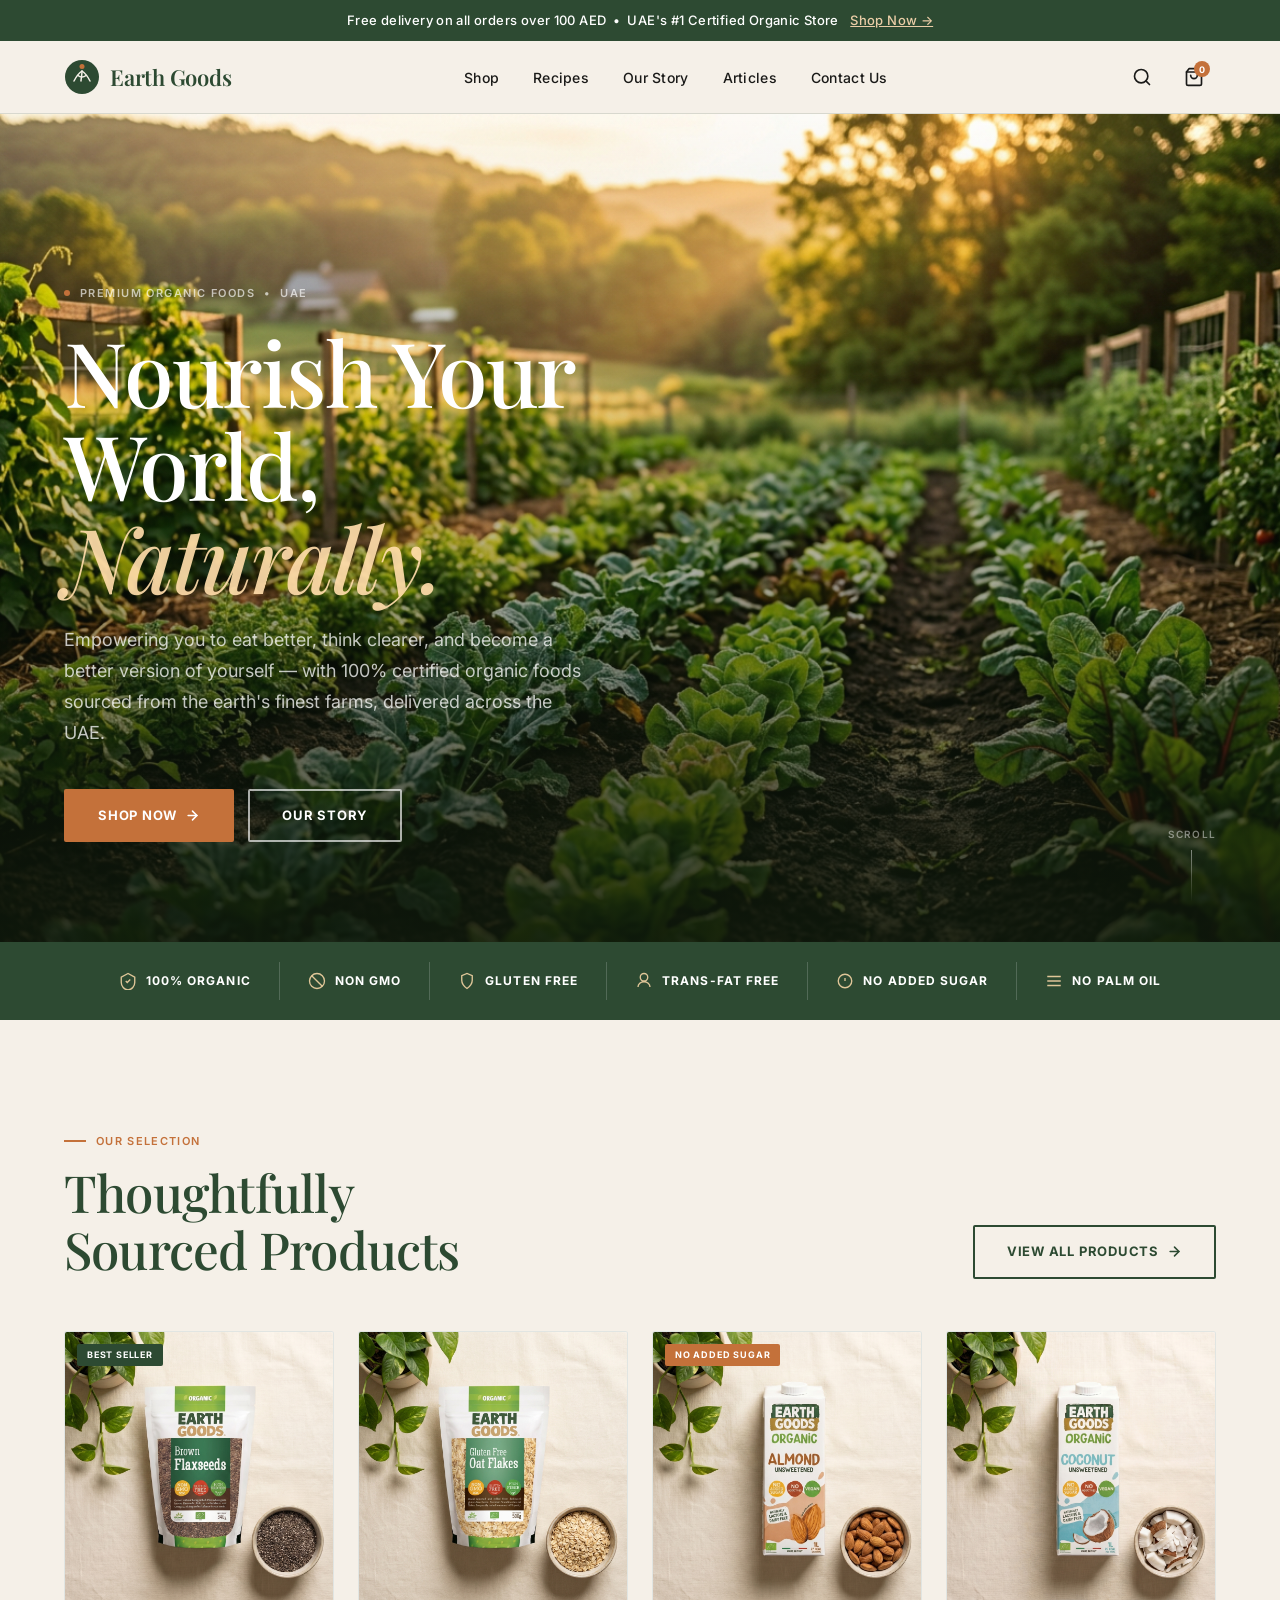
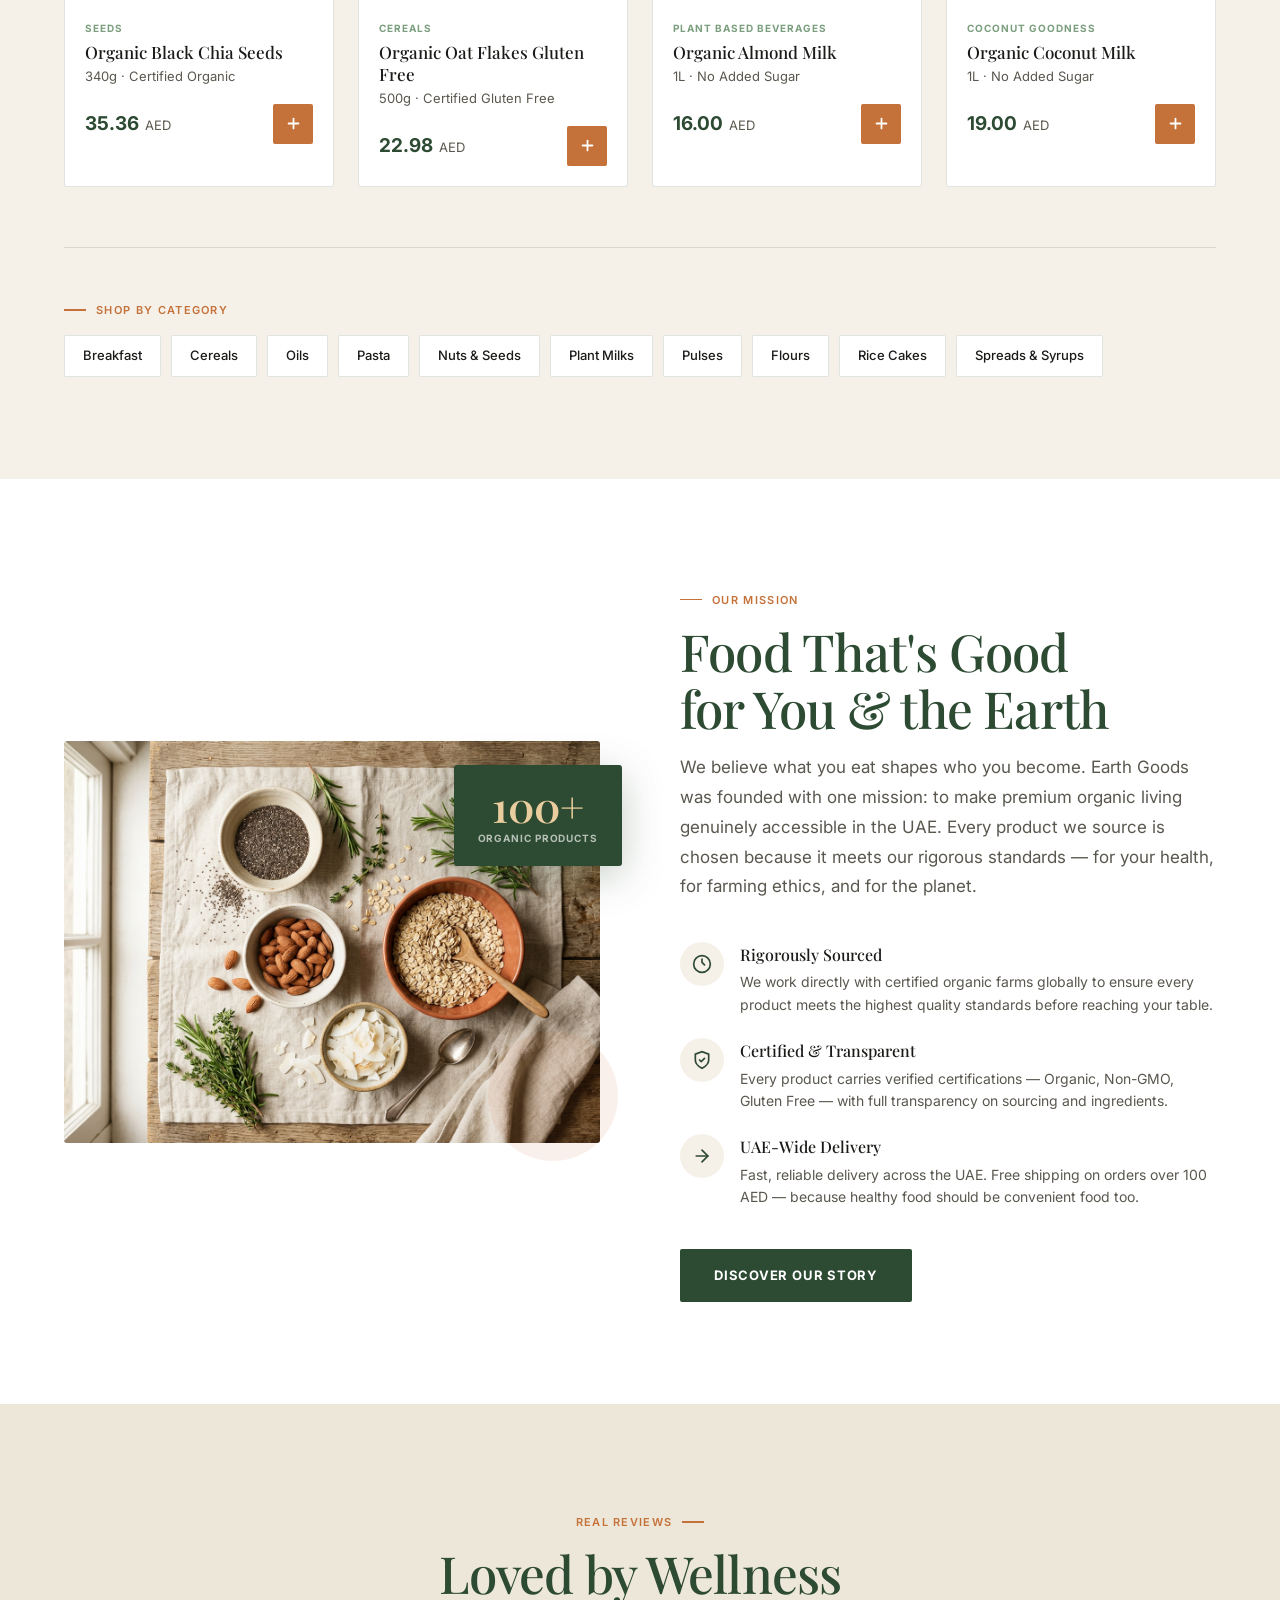
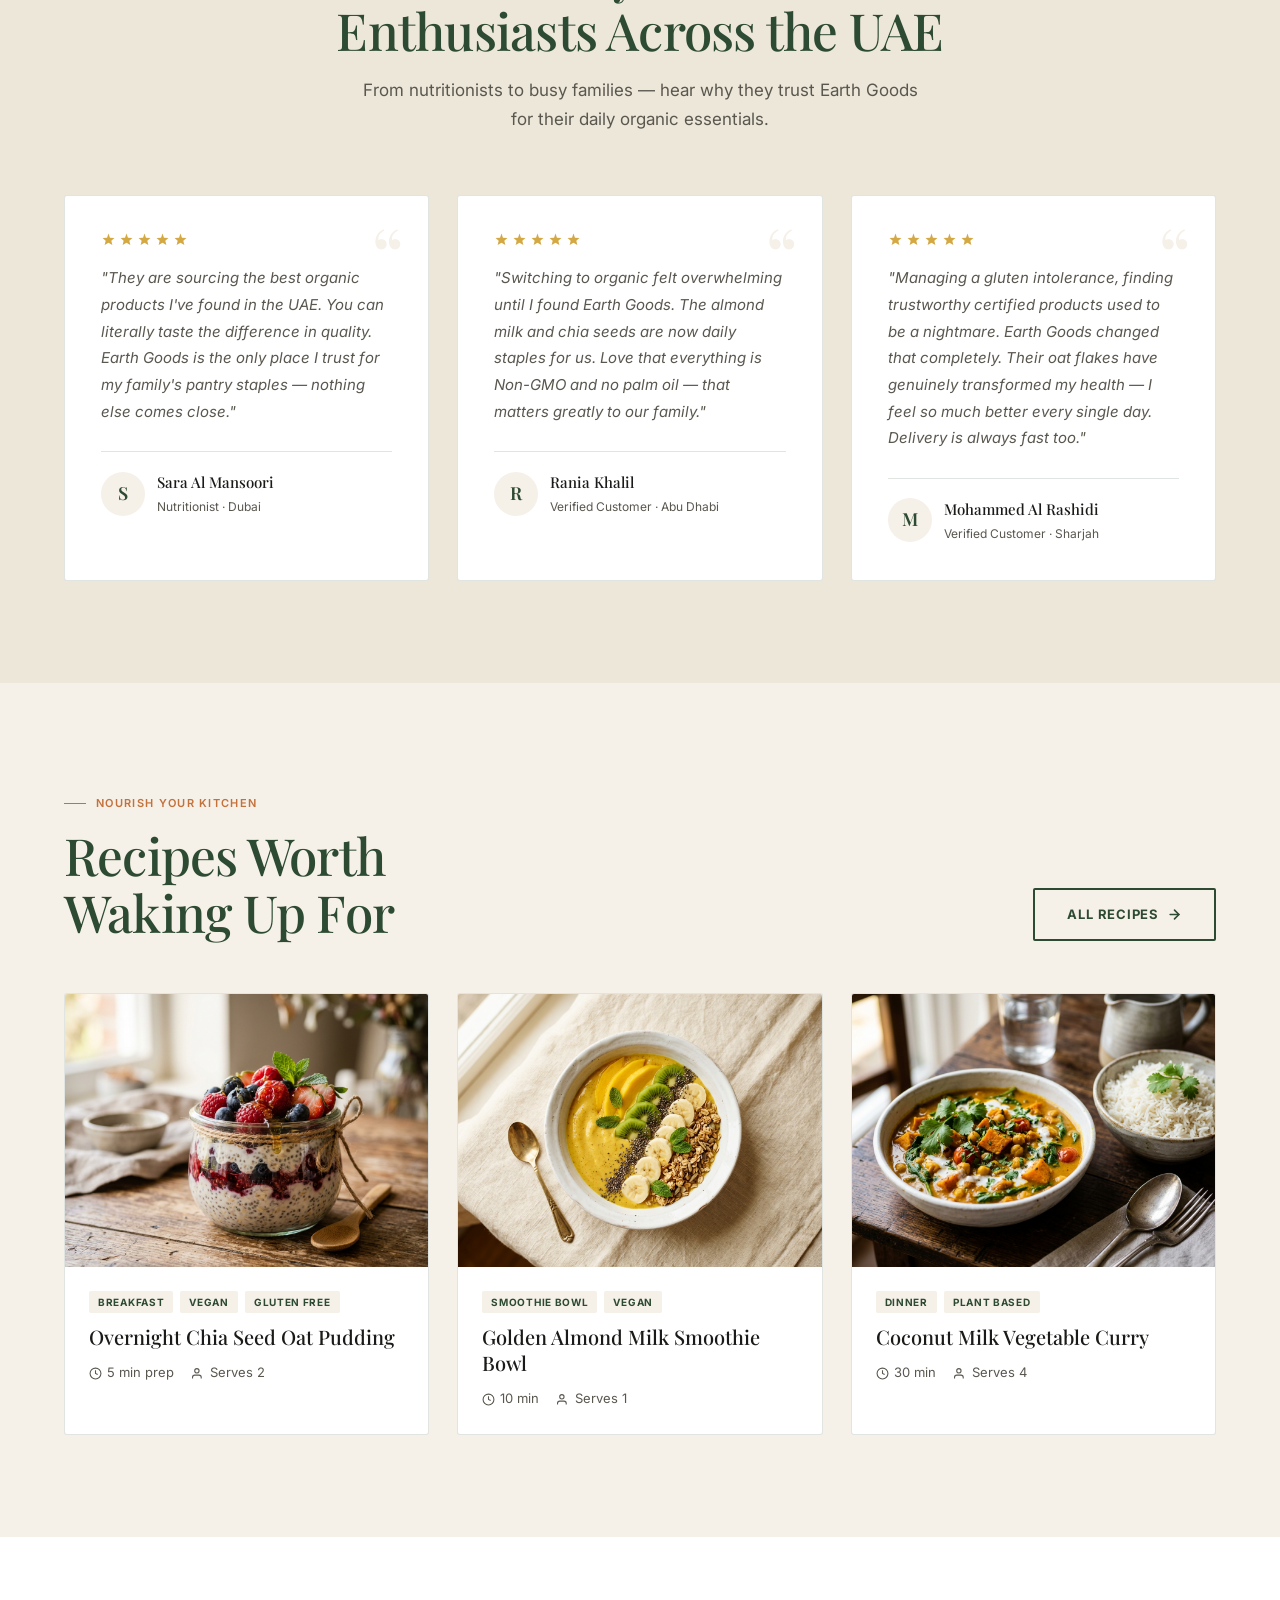
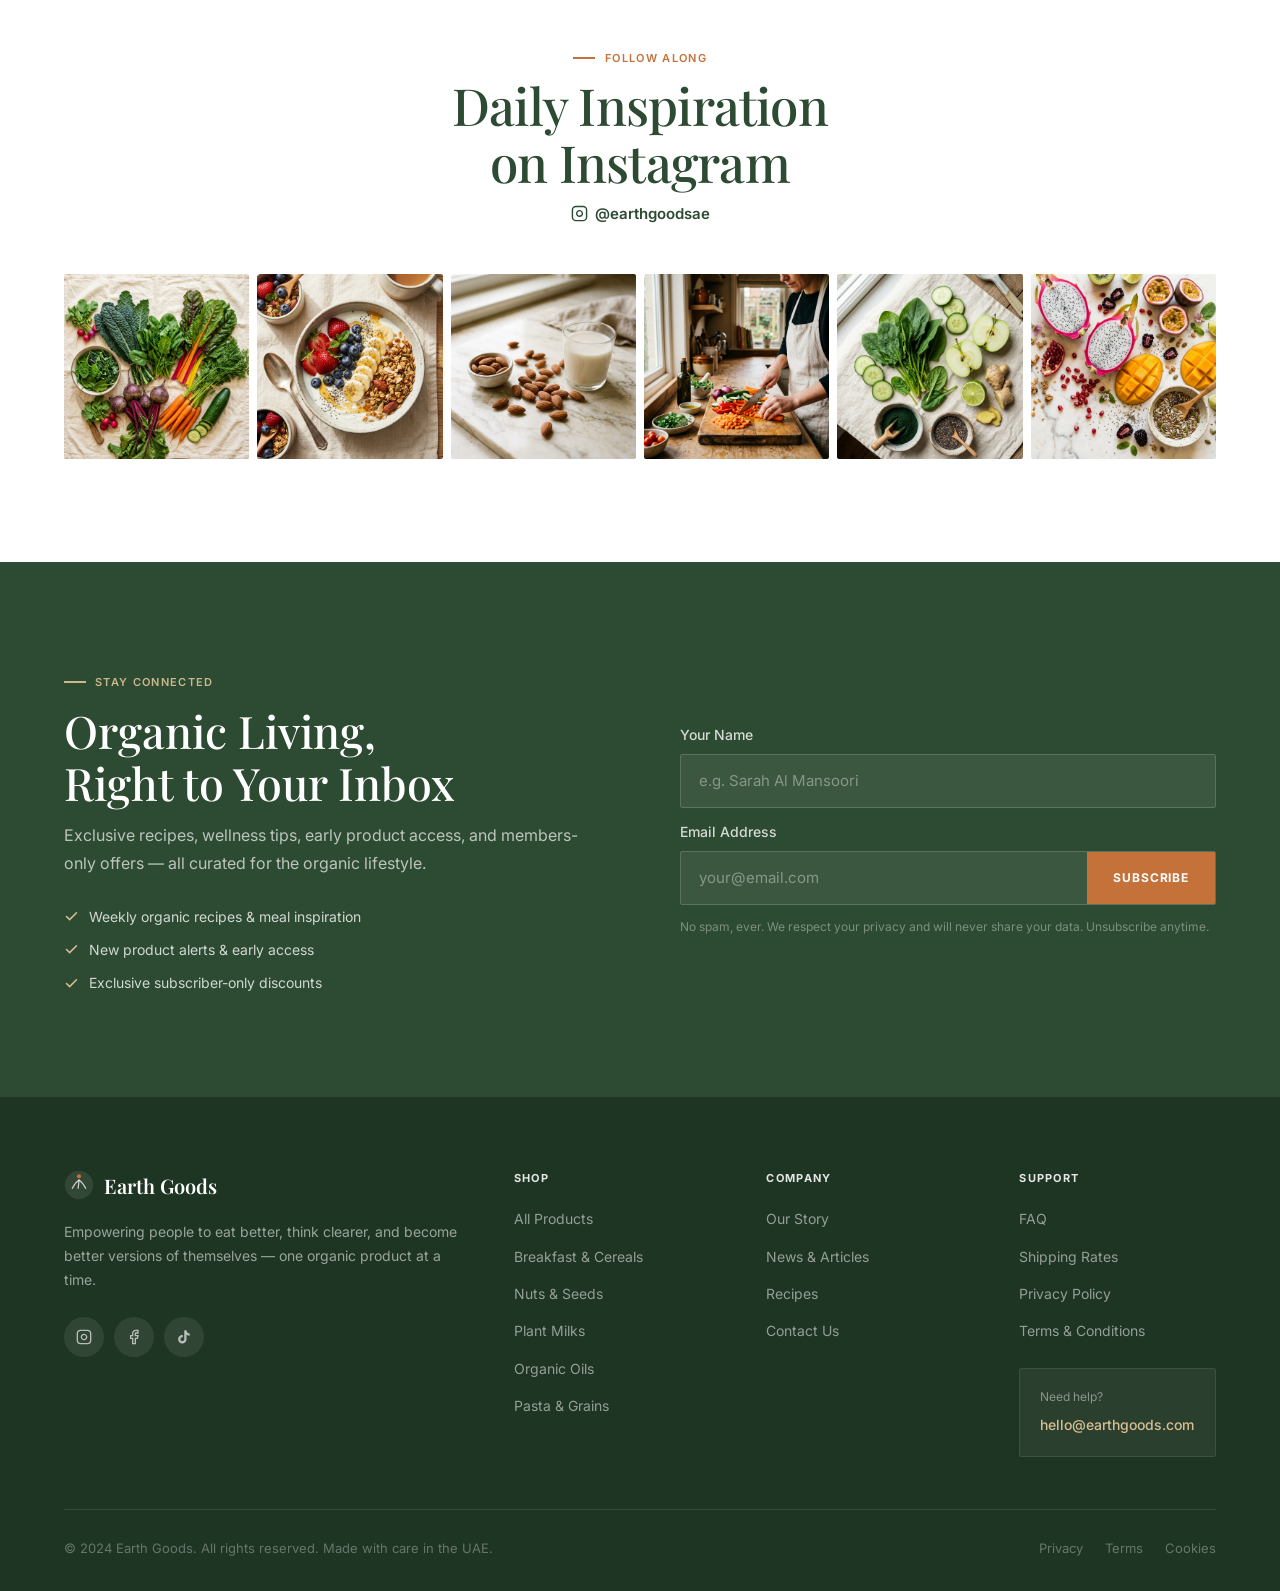
<file: index.html>
<!DOCTYPE html>
<html lang="en">
<head>
  <meta charset="UTF-8">
  <meta name="viewport" content="width=device-width, initial-scale=1">
  <title>Earth Goods — Premium Organic Food in the UAE</title>
  <meta name="description" content="Earth Goods brings you 100% certified organic foods. Non-GMO, Gluten Free, No Added Sugar. Free delivery over 100 AED across the UAE.">

  <link rel="preconnect" href="https://fonts.googleapis.com">
  <link rel="preconnect" href="https://fonts.gstatic.com" crossorigin>
  <link href="https://fonts.googleapis.com/css2?family=Playfair+Display:ital,wght@0,400;0,500;0,600;0,700;1,400;1,500&family=Inter:wght@300;400;500;600&display=swap" rel="stylesheet">

  <style>
    /* ===== DESIGN TOKENS ===== */
    :root {
      --cream:        #f5f0e8;
      --cream-dark:   #ede7d9;
      --forest:       #2d4a32;
      --forest-dark:  #1f3523;
      --forest-light: #3d6145;
      --terra:        #c4713a;
      --terra-dark:   #a85e2e;
      --sage:         #7a9e7e;
      --white:        #ffffff;
      --text:         #1a1a18;
      --text-muted:   #5a574f;
      --border:       rgba(45,74,50,0.14);

      --z-nav:   50;
      --z-modal: 100;

      --section-py: clamp(64px, 8vw, 120px);
      --container:  1280px;
      --gutter:     clamp(20px, 5vw, 80px);

      --font-head: 'Playfair Display', Georgia, serif;
      --font-body: 'Inter', -apple-system, system-ui, sans-serif;

      --ease: 200ms ease;
      --ease-slow: 500ms ease;
    }

    /* ===== RESET ===== */
    *, *::before, *::after { box-sizing: border-box; margin: 0; padding: 0; }
    html { scroll-behavior: smooth; }
    @media (prefers-reduced-motion: reduce) {
      html { scroll-behavior: auto; }
      *, *::before, *::after { animation-duration: 0.01ms !important; transition-duration: 0.01ms !important; }
    }
    body {
      font-family: var(--font-body);
      font-size: 16px;
      line-height: 1.65;
      color: var(--text);
      background: var(--cream);
      overflow-x: hidden;
    }
    img { max-width: 100%; display: block; }
    a { color: inherit; text-decoration: none; }
    button { cursor: pointer; border: none; background: none; font-family: inherit; }

    /* ===== FOCUS ===== */
    :focus-visible { outline: 3px solid var(--terra); outline-offset: 3px; border-radius: 3px; }

    /* ===== LAYOUT ===== */
    .container { max-width: var(--container); margin: 0 auto; padding: 0 var(--gutter); }
    .section    { padding: var(--section-py) 0; }

    /* ===== TYPE HELPERS ===== */
    .eyebrow {
      display: inline-flex; align-items: center; gap: 10px;
      font-size: 11px; font-weight: 600; letter-spacing: .12em; text-transform: uppercase;
      color: var(--terra); margin-bottom: 14px;
    }
    .eyebrow::before { content:''; display:block; width:22px; height:1.5px; background:var(--terra); }

    .h-display {
      font-family: var(--font-head);
      font-size: clamp(32px, 4vw, 54px);
      font-weight: 500; line-height: 1.12; letter-spacing: -.015em;
      color: var(--forest);
    }
    .body-lg { font-size: 17px; line-height: 1.75; color: var(--text-muted); max-width: 560px; margin-top: 16px; }

    /* ===== BUTTONS ===== */
    .btn {
      display: inline-flex; align-items: center; gap: 8px;
      padding: 14px 32px; min-height: 48px;
      font-family: var(--font-body); font-size: 13px; font-weight: 700;
      letter-spacing: .06em; text-transform: uppercase; border-radius: 2px;
      transition: all var(--ease); cursor: pointer;
    }
    .btn-terra  { background:var(--terra);  color:#fff; border:2px solid var(--terra);  }
    .btn-terra:hover  { background:var(--terra-dark); border-color:var(--terra-dark); transform:translateY(-1px); }
    .btn-white  { background:transparent; color:#fff; border:2px solid rgba(255,255,255,.65); }
    .btn-white:hover  { background:rgba(255,255,255,.1); border-color:#fff; }
    .btn-forest { background:var(--forest); color:#fff; border:2px solid var(--forest); }
    .btn-forest:hover { background:var(--forest-dark); border-color:var(--forest-dark); transform:translateY(-1px); }
    .btn-outline{ background:transparent; color:var(--forest); border:2px solid var(--forest); }
    .btn-outline:hover{ background:var(--forest); color:#fff; }

    /* ===== ANNOUNCEMENT BAR ===== */
    .ann-bar {
      background: var(--forest); color: #fff;
      text-align: center; padding: 10px 20px;
      font-size: 13px; font-weight: 500; letter-spacing: .03em;
    }
    .ann-bar a { color: rgba(255,220,180,.9); margin-left: 8px; text-decoration: underline; }
    .ann-bar a:hover { color: #fff; }

    /* ===== STICKY HEADER ===== */
    .site-header {
      position: sticky; top: 0; z-index: var(--z-nav);
      background: rgba(245,240,232,.95);
      backdrop-filter: blur(14px); -webkit-backdrop-filter: blur(14px);
      border-bottom: 1px solid var(--border);
      transition: box-shadow var(--ease);
    }
    .site-header.scrolled { box-shadow: 0 2px 24px rgba(45,74,50,.08); }

    .nav-wrap { display:flex; align-items:center; justify-content:space-between; height:72px; gap:32px; }

    .nav-logo { display:flex; align-items:center; gap:10px; flex-shrink:0; }
    .nav-logo-text { font-family:var(--font-head); font-size:22px; font-weight:600; color:var(--forest); letter-spacing:-.01em; }

    .nav-links { display:flex; align-items:center; gap:34px; list-style:none; }
    .nav-links a {
      font-size:14px; font-weight:500; color:var(--text); letter-spacing:.02em;
      position:relative; padding-bottom:2px; transition:color var(--ease);
    }
    .nav-links a::after {
      content:''; position:absolute; bottom:-2px; left:0;
      width:0; height:1.5px; background:var(--terra); transition:width var(--ease);
    }
    .nav-links a:hover { color:var(--forest); }
    .nav-links a:hover::after { width:100%; }

    .nav-actions { display:flex; align-items:center; gap:8px; flex-shrink:0; }
    .nav-icon {
      display:flex; align-items:center; justify-content:center;
      width:44px; height:44px; border-radius:50%; color:var(--text);
      transition:all var(--ease); cursor:pointer;
    }
    .nav-icon:hover { background:var(--cream-dark); color:var(--forest); }
    .cart-wrap { position:relative; }
    .cart-dot {
      position:absolute; top:6px; right:6px; width:16px; height:16px;
      background:var(--terra); color:#fff; font-size:9px; font-weight:700;
      border-radius:50%; display:flex; align-items:center; justify-content:center;
      line-height:1;
    }
    .nav-hamburger { display:none; }

    /* ===== HERO ===== */
    .hero { position:relative; min-height:92vh; display:flex; align-items:flex-end; overflow:hidden; }
    .hero-bg {
      position:absolute; inset:0;
      background: url('images/hero-farm.png') center 40% / cover no-repeat;
      transform:scale(1.04); transition:transform 7s ease;
    }
    .hero-bg.ready { transform:scale(1); }
    .hero-overlay {
      position:absolute; inset:0;
      background: linear-gradient(to top,
        rgba(15,25,12,.88) 0%,
        rgba(15,25,12,.42) 38%,
        rgba(15,25,12,.08) 68%,
        transparent 100%);
    }
    .hero-content { position:relative; z-index:2; padding:80px 0 100px; max-width:740px; }
    .hero-eyebrow {
      display:inline-flex; align-items:center; gap:10px;
      color:rgba(255,255,255,.65); font-size:11px; font-weight:600;
      letter-spacing:.13em; text-transform:uppercase; margin-bottom:22px;
    }
    .hero-eyebrow-dot { width:6px; height:6px; border-radius:50%; background:var(--terra); flex-shrink:0; }
    .hero-title {
      font-family: var(--font-head);
      font-size: clamp(46px, 7vw, 90px);
      font-weight: 500; line-height: 1.04; letter-spacing: -.025em;
      color: #fff; margin-bottom: 22px;
    }
    .hero-title em { font-style:italic; color:rgba(255,220,170,.92); }
    .hero-desc { font-size:18px; line-height:1.72; color:rgba(255,255,255,.75); max-width:530px; margin-bottom:40px; }
    .hero-ctas { display:flex; flex-wrap:wrap; gap:14px; align-items:center; }

    .hero-scroll {
      position:absolute; bottom:40px; right:var(--gutter); z-index:2;
      display:flex; flex-direction:column; align-items:center; gap:8px;
      color:rgba(255,255,255,.45); font-size:10px; font-weight:600;
      letter-spacing:.12em; text-transform:uppercase;
    }
    .scroll-line {
      width:1px; height:52px;
      background:linear-gradient(to bottom, rgba(255,255,255,.45), transparent);
      animation: scrollAnim 2s ease infinite;
    }
    @keyframes scrollAnim {
      0%   { opacity:1; transform:scaleY(1) translateY(0); }
      100% { opacity:0; transform:scaleY(.4) translateY(18px); }
    }

    /* ===== TRUST STRIP ===== */
    .trust-strip { background:var(--forest); padding:20px 0; overflow:hidden; }
    .trust-inner { display:flex; align-items:center; justify-content:center; flex-wrap:wrap; }
    .trust-item {
      display:flex; align-items:center; gap:9px;
      padding:9px 28px; font-size:12px; font-weight:700;
      letter-spacing:.09em; text-transform:uppercase; color:#fff;
      border-right:1px solid rgba(255,255,255,.18); white-space:nowrap;
    }
    .trust-item:last-child { border-right:none; }
    .trust-icon { width:18px; height:18px; color:rgba(255,220,170,.85); flex-shrink:0; }

    /* ===== PRODUCTS ===== */
    .products-header { display:flex; align-items:flex-end; justify-content:space-between; gap:24px; margin-bottom:52px; }
    .products-grid { display:grid; grid-template-columns:repeat(4,1fr); gap:24px; }

    .product-card {
      background:var(--white); border:1px solid var(--border); border-radius:3px;
      overflow:hidden; cursor:pointer;
      transition:transform var(--ease), box-shadow var(--ease);
    }
    .product-card:hover { transform:translateY(-5px); box-shadow:0 16px 48px rgba(45,74,50,.11); }

    .product-img-wrap { position:relative; aspect-ratio:1; overflow:hidden; background:var(--cream); }
    .product-img-wrap img { width:100%; height:100%; object-fit:cover; transition:transform 650ms ease; }
    .product-card:hover .product-img-wrap img { transform:scale(1.05); }
    .product-badge {
      position:absolute; top:12px; left:12px;
      background:var(--forest); color:#fff;
      font-size:9px; font-weight:700; letter-spacing:.09em; text-transform:uppercase;
      padding:4px 10px; border-radius:2px;
    }
    .badge-terra { background:var(--terra); }

    .product-body { padding:20px; }
    .product-cat { font-size:10px; font-weight:700; letter-spacing:.1em; text-transform:uppercase; color:var(--sage); margin-bottom:5px; }
    .product-name { font-family:var(--font-head); font-size:17px; font-weight:500; line-height:1.3; margin-bottom:3px; }
    .product-weight { font-size:13px; color:var(--text-muted); margin-bottom:16px; }
    .product-foot { display:flex; align-items:center; justify-content:space-between; }
    .product-price { font-size:19px; font-weight:700; color:var(--forest); }
    .product-price small { font-size:13px; font-weight:400; color:var(--text-muted); margin-left:2px; }
    .add-btn {
      display:flex; align-items:center; justify-content:center;
      width:40px; height:40px; background:var(--terra); color:#fff;
      border-radius:2px; transition:all var(--ease); flex-shrink:0;
    }
    .add-btn:hover { background:var(--terra-dark); transform:scale(1.07); }

    /* ===== CATEGORY PILLS ===== */
    .cat-strip { margin-top:60px; padding-top:44px; border-top:1px solid var(--border); }
    .cat-list { display:flex; flex-wrap:wrap; gap:10px; margin-top:16px; }
    .cat-pill {
      display:inline-flex; align-items:center;
      padding:9px 18px; font-size:13px; font-weight:500;
      background:var(--white); border:1.5px solid var(--border); border-radius:2px;
      color:var(--text); cursor:pointer; transition:all var(--ease); white-space:nowrap;
    }
    .cat-pill:hover { background:var(--forest); color:#fff; border-color:var(--forest); }

    /* ===== BRAND STORY ===== */
    .story { background:var(--white); }
    .story-grid { display:grid; grid-template-columns:1fr 1fr; gap:80px; align-items:center; }
    .story-img-wrap { position:relative; aspect-ratio:4/3; border-radius:3px; overflow:hidden; }
    .story-img-wrap img { width:100%; height:100%; object-fit:cover; }
    .story-stat {
      position:absolute; top:24px; right:-22px; z-index:2;
      background:var(--forest); color:#fff; padding:20px 24px;
      border-radius:3px; text-align:center; box-shadow:0 10px 40px rgba(45,74,50,.28);
    }
    .story-stat-n { font-family:var(--font-head); font-size:42px; font-weight:600; line-height:1; color:rgba(255,220,170,.9); }
    .story-stat-l { font-size:10px; font-weight:700; letter-spacing:.09em; text-transform:uppercase; color:rgba(255,255,255,.65); margin-top:3px; }
    .story-accent { position:absolute; bottom:-18px; right:-18px; width:130px; height:130px; border-radius:50%; background:var(--terra); opacity:.1; pointer-events:none; }

    .pillars { display:flex; flex-direction:column; gap:22px; margin-top:40px; }
    .pillar { display:flex; align-items:flex-start; gap:16px; }
    .pillar-icon {
      width:44px; height:44px; border-radius:50%; background:var(--cream);
      display:flex; align-items:center; justify-content:center;
      color:var(--forest); flex-shrink:0;
    }
    .pillar-title { font-family:var(--font-head); font-size:16px; font-weight:500; margin-bottom:3px; }
    .pillar-text  { font-size:14px; color:var(--text-muted); line-height:1.6; }

    /* ===== TESTIMONIALS ===== */
    .testimonials { background:var(--cream-dark); }
    .testi-header { text-align:center; margin-bottom:60px; }
    .testi-header .eyebrow { justify-content:center; }
    .testi-header .eyebrow::before { display:none; }
    .testi-header .eyebrow::after { content:''; display:block; width:22px; height:1.5px; background:var(--terra); }
    .testi-grid { display:grid; grid-template-columns:repeat(3,1fr); gap:28px; }

    .testi-card {
      background:var(--white); padding:36px; border-radius:3px; border:1px solid var(--border);
      position:relative; transition:transform var(--ease), box-shadow var(--ease);
    }
    .testi-card:hover { transform:translateY(-3px); box-shadow:0 10px 36px rgba(45,74,50,.08); }
    .testi-bigquote {
      position:absolute; top:18px; right:24px;
      font-family:var(--font-head); font-size:80px; line-height:1;
      color:var(--cream); pointer-events:none; user-select:none;
    }
    .stars { display:flex; gap:3px; margin-bottom:18px; }
    .star { width:15px; height:15px; color:#d4a843; }
    .testi-text { font-size:15px; line-height:1.78; color:var(--text-muted); font-style:italic; margin-bottom:26px; }
    .testi-author { display:flex; align-items:center; gap:12px; padding-top:18px; border-top:1px solid var(--border); }
    .testi-avatar {
      width:44px; height:44px; border-radius:50%; background:var(--cream);
      display:flex; align-items:center; justify-content:center;
      font-family:var(--font-head); font-size:18px; color:var(--forest); font-weight:600; flex-shrink:0;
    }
    .testi-name   { font-family:var(--font-head); font-size:15px; font-weight:500; }
    .testi-detail { font-size:12px; color:var(--text-muted); margin-top:2px; }

    /* ===== RECIPES ===== */
    .recipes-header { display:flex; align-items:flex-end; justify-content:space-between; gap:24px; margin-bottom:52px; }
    .recipes-grid   { display:grid; grid-template-columns:repeat(3,1fr); gap:28px; }

    .recipe-card {
      background:var(--white); border:1px solid var(--border); border-radius:3px;
      overflow:hidden; cursor:pointer;
      transition:transform var(--ease), box-shadow var(--ease);
    }
    .recipe-card:hover { transform:translateY(-5px); box-shadow:0 14px 44px rgba(45,74,50,.11); }
    .recipe-img { aspect-ratio:4/3; overflow:hidden; }
    .recipe-img img { width:100%; height:100%; object-fit:cover; transition:transform 650ms ease; }
    .recipe-card:hover .recipe-img img { transform:scale(1.06); }
    .recipe-body { padding:24px; }
    .recipe-tags { display:flex; flex-wrap:wrap; gap:7px; margin-bottom:11px; }
    .r-tag {
      background:var(--cream); color:var(--forest);
      font-size:10px; font-weight:700; letter-spacing:.07em; text-transform:uppercase;
      padding:3px 9px; border-radius:2px;
    }
    .recipe-title { font-family:var(--font-head); font-size:20px; font-weight:500; line-height:1.3; margin-bottom:12px; }
    .recipe-meta  { display:flex; gap:18px; font-size:13px; color:var(--text-muted); }
    .recipe-meta span { display:flex; align-items:center; gap:5px; }

    /* ===== INSTAGRAM ===== */
    .instagram { background:var(--white); }
    .ig-header  { text-align:center; margin-bottom:44px; }
    .ig-handle  {
      display:inline-flex; align-items:center; gap:7px;
      font-size:15px; font-weight:600; color:var(--forest);
      margin-top:10px; cursor:pointer; transition:color var(--ease);
    }
    .ig-handle:hover { color:var(--terra); }
    .ig-grid { display:grid; grid-template-columns:repeat(6,1fr); gap:8px; }
    .ig-post { aspect-ratio:1; overflow:hidden; cursor:pointer; border-radius:2px; position:relative; }
    .ig-post img { width:100%; height:100%; object-fit:cover; transition:transform 550ms ease; }
    .ig-post::after {
      content:''; position:absolute; inset:0;
      background:rgba(45,74,50,0); transition:background var(--ease);
    }
    .ig-post:hover::after { background:rgba(45,74,50,.28); }
    .ig-post:hover img  { transform:scale(1.07); }

    /* ===== NEWSLETTER ===== */
    .newsletter { background:var(--forest); color:#fff; padding:clamp(64px,8vw,104px) 0; }
    .nl-grid { display:grid; grid-template-columns:1fr 1fr; gap:80px; align-items:center; }
    .nl-eyebrow { display:inline-flex; align-items:center; gap:9px; font-size:11px; font-weight:600; letter-spacing:.12em; text-transform:uppercase; color:rgba(255,220,170,.75); margin-bottom:14px; }
    .nl-eyebrow::before { content:''; display:block; width:22px; height:1.5px; background:rgba(255,220,170,.75); }
    .nl-heading { font-family:var(--font-head); font-size:clamp(28px,3.5vw,46px); font-weight:500; line-height:1.15; margin-bottom:14px; }
    .nl-sub     { font-size:16px; line-height:1.72; color:rgba(255,255,255,.68); }
    .nl-perks   { display:flex; flex-direction:column; gap:10px; margin-top:28px; }
    .nl-perk    { display:flex; align-items:center; gap:10px; font-size:14px; color:rgba(255,255,255,.78); }
    .nl-perk svg { color:rgba(255,220,170,.8); flex-shrink:0; }

    .nl-label { display:block; font-size:14px; font-weight:500; color:rgba(255,255,255,.8); margin-bottom:8px; }
    .nl-input-row {
      display:flex; border:1.5px solid rgba(255,255,255,.22); border-radius:2px;
      overflow:hidden; margin-bottom:12px;
      transition:border-color var(--ease);
    }
    .nl-input-row:focus-within { border-color:rgba(255,255,255,.55); }
    .nl-input {
      flex:1; height:52px; padding:0 18px;
      background:rgba(255,255,255,.07); border:none; outline:none;
      font-family:var(--font-body); font-size:15px; color:#fff;
    }
    .nl-input::placeholder { color:rgba(255,255,255,.38); }
    .nl-submit {
      height:52px; padding:0 26px; flex-shrink:0;
      background:var(--terra); color:#fff; border:none;
      font-family:var(--font-body); font-size:12px; font-weight:700;
      letter-spacing:.07em; text-transform:uppercase; cursor:pointer;
      transition:background var(--ease);
    }
    .nl-submit:hover { background:var(--terra-dark); }
    .nl-note { font-size:12px; color:rgba(255,255,255,.38); line-height:1.6; }
    .nl-note.success { color:rgba(255,220,170,.9); }

    /* ===== FOOTER ===== */
    .footer { background:var(--forest-dark); color:rgba(255,255,255,.72); padding:72px 0 32px; }
    .footer-top {
      display:grid; grid-template-columns:2fr 1fr 1fr 1fr; gap:56px;
      padding-bottom:52px; border-bottom:1px solid rgba(255,255,255,.1); margin-bottom:28px;
    }
    .f-logo { display:flex; align-items:center; gap:10px; margin-bottom:18px; }
    .f-logo-text { font-family:var(--font-head); font-size:20px; font-weight:600; color:#fff; }
    .f-tagline { font-size:14px; line-height:1.7; color:rgba(255,255,255,.55); margin-bottom:26px; }
    .f-social { display:flex; gap:10px; }
    .f-social a {
      width:40px; height:40px; border-radius:50%;
      background:rgba(255,255,255,.08); color:rgba(255,255,255,.65);
      display:flex; align-items:center; justify-content:center;
      transition:all var(--ease); cursor:pointer;
    }
    .f-social a:hover { background:var(--terra); color:#fff; transform:translateY(-2px); }
    .f-col-h { font-size:11px; font-weight:700; letter-spacing:.12em; text-transform:uppercase; color:rgba(255,255,255,.88); margin-bottom:18px; }
    .f-links { display:flex; flex-direction:column; gap:11px; list-style:none; }
    .f-links a { font-size:14px; color:rgba(255,255,255,.52); transition:color var(--ease); }
    .f-links a:hover { color:rgba(255,255,255,.88); }
    .f-contact {
      margin-top:24px; padding:18px 20px;
      background:rgba(255,255,255,.05); border:1px solid rgba(255,255,255,.09); border-radius:3px;
    }
    .f-contact p { font-size:12px; color:rgba(255,255,255,.45); margin-bottom:5px; }
    .f-contact a { font-size:14px; font-weight:500; color:rgba(255,220,170,.82); transition:color var(--ease); }
    .f-contact a:hover { color:#fff; }
    .footer-bottom { display:flex; align-items:center; justify-content:space-between; gap:20px; flex-wrap:wrap; }
    .f-copy { font-size:13px; color:rgba(255,255,255,.32); }
    .f-legal { display:flex; gap:22px; }
    .f-legal a { font-size:13px; color:rgba(255,255,255,.32); cursor:pointer; transition:color var(--ease); }
    .f-legal a:hover { color:rgba(255,255,255,.68); }

    /* ===== SCROLL ANIMATION ===== */
    .fade-up { opacity:0; transform:translateY(28px); transition:opacity 650ms ease, transform 650ms ease; }
    .fade-up.visible { opacity:1; transform:translateY(0); }
    .fade-up:nth-child(2) { transition-delay:90ms; }
    .fade-up:nth-child(3) { transition-delay:180ms; }
    .fade-up:nth-child(4) { transition-delay:270ms; }

    /* ===== RESPONSIVE ===== */
    @media (max-width: 1100px) {
      .products-grid  { grid-template-columns:repeat(2,1fr); }
      .footer-top     { grid-template-columns:1fr 1fr; gap:40px; }
      .story-stat     { right:16px; }
    }
    @media (max-width: 900px) {
      .nav-links      { display:none; }
      .nav-hamburger  { display:flex; }
      .story-grid     { grid-template-columns:1fr; gap:48px; }
      .testi-grid     { grid-template-columns:1fr; max-width:520px; margin:0 auto; }
      .recipes-grid   { grid-template-columns:1fr 1fr; }
      .nl-grid        { grid-template-columns:1fr; gap:48px; }
      .ig-grid        { grid-template-columns:repeat(3,1fr); }
    }
    @media (max-width: 640px) {
      .products-grid  { grid-template-columns:1fr 1fr; }
      .trust-item     { padding:8px 14px; font-size:11px; }
      .recipes-grid   { grid-template-columns:1fr; }
      .ig-grid        { grid-template-columns:repeat(2,1fr); }
      .footer-top     { grid-template-columns:1fr; gap:32px; }
      .hero-title     { font-size:42px; }
      .products-header, .recipes-header { flex-direction:column; align-items:flex-start; }
      .hero-scroll    { display:none; }
    }
    @media (max-width: 400px) {
      .products-grid { grid-template-columns:1fr; }
    }
  </style>
</head>
<body>

<!-- ANNOUNCEMENT BAR -->
<div class="ann-bar" role="banner" aria-label="Promotion">
  Free delivery on all orders over 100 AED &nbsp;&bull;&nbsp; UAE's #1 Certified Organic Store
  <a href="#shop" aria-label="Shop now and get free delivery">Shop Now &rarr;</a>
</div>

<!-- STICKY HEADER -->
<header class="site-header" id="site-header" role="banner">
  <div class="container">
    <nav class="nav-wrap" role="navigation" aria-label="Main navigation">

      <a href="#" class="nav-logo" aria-label="Earth Goods — return to homepage">
        <svg width="36" height="36" viewBox="0 0 36 36" fill="none" aria-hidden="true">
          <circle cx="18" cy="18" r="17" fill="#2d4a32"/>
          <path d="M10 22c2-4 5-8 8-10 3 2 6 6 8 10" stroke="#f5f0e8" stroke-width="1.5" stroke-linecap="round"/>
          <path d="M18 12c0 4-1 8-1 10" stroke="#f5f0e8" stroke-width="1.5" stroke-linecap="round"/>
          <path d="M14 16.5c1.2 1 2.8 1.5 4 1.5s2.8-.5 4-1.5" stroke="#f5f0e8" stroke-width="1.5" stroke-linecap="round"/>
          <circle cx="18" cy="7.5" r="2.5" fill="#c4713a"/>
        </svg>
        <span class="nav-logo-text">Earth Goods</span>
      </a>

      <ul class="nav-links" role="list">
        <li><a href="#shop">Shop</a></li>
        <li><a href="#recipes">Recipes</a></li>
        <li><a href="#story">Our Story</a></li>
        <li><a href="#articles">Articles</a></li>
        <li><a href="#contact">Contact Us</a></li>
      </ul>

      <div class="nav-actions">
        <button class="nav-icon" aria-label="Search products">
          <svg width="20" height="20" viewBox="0 0 24 24" fill="none" stroke="currentColor" stroke-width="2" stroke-linecap="round" stroke-linejoin="round" aria-hidden="true">
            <circle cx="11" cy="11" r="8"/><line x1="21" y1="21" x2="16.65" y2="16.65"/>
          </svg>
        </button>
        <div class="cart-wrap">
          <button class="nav-icon" aria-label="Shopping cart, 0 items">
            <svg width="20" height="20" viewBox="0 0 24 24" fill="none" stroke="currentColor" stroke-width="2" stroke-linecap="round" stroke-linejoin="round" aria-hidden="true">
              <path d="M6 2L3 6v14a2 2 0 002 2h14a2 2 0 002-2V6l-3-4z"/><line x1="3" y1="6" x2="21" y2="6"/><path d="M16 10a4 4 0 01-8 0"/>
            </svg>
          </button>
          <span class="cart-dot" aria-hidden="true">0</span>
        </div>
        <button class="nav-icon nav-hamburger" aria-label="Open menu" aria-expanded="false">
          <svg width="22" height="22" viewBox="0 0 24 24" fill="none" stroke="currentColor" stroke-width="2" stroke-linecap="round" aria-hidden="true">
            <line x1="3" y1="6" x2="21" y2="6"/><line x1="3" y1="12" x2="21" y2="12"/><line x1="3" y1="18" x2="21" y2="18"/>
          </svg>
        </button>
      </div>

    </nav>
  </div>
</header>

<main>

<!-- ===== HERO ===== -->
<section class="hero" aria-labelledby="hero-heading">
  <div class="hero-bg" id="hero-bg" role="img" aria-label="Lush organic farm at golden hour with vibrant green vegetables in warm sunlight"></div>
  <div class="hero-overlay" aria-hidden="true"></div>

  <div class="container" style="width:100%">
    <div class="hero-content">
      <div class="hero-eyebrow">
        <span class="hero-eyebrow-dot" aria-hidden="true"></span>
        Premium Organic Foods &nbsp;&bull;&nbsp; UAE
      </div>
      <h1 class="hero-title" id="hero-heading">
        Nourish Your World,<br><em>Naturally.</em>
      </h1>
      <p class="hero-desc">
        Empowering you to eat better, think clearer, and become a better version of yourself —
        with 100% certified organic foods sourced from the earth's finest farms, delivered across the UAE.
      </p>
      <div class="hero-ctas">
        <a href="#shop" class="btn btn-terra">
          Shop Now
          <svg width="15" height="15" viewBox="0 0 24 24" fill="none" stroke="currentColor" stroke-width="2.5" stroke-linecap="round" aria-hidden="true"><line x1="5" y1="12" x2="19" y2="12"/><polyline points="12 5 19 12 12 19"/></svg>
        </a>
        <a href="#story" class="btn btn-white">Our Story</a>
      </div>
    </div>
  </div>

  <div class="hero-scroll" aria-hidden="true">
    <span>Scroll</span>
    <div class="scroll-line"></div>
  </div>
</section>

<!-- ===== TRUST STRIP ===== -->
<section class="trust-strip" aria-label="Our certifications and quality standards">
  <div class="trust-inner">
    <div class="trust-item">
      <svg class="trust-icon" viewBox="0 0 24 24" fill="none" stroke="currentColor" stroke-width="1.8" aria-hidden="true"><path d="M12 2L3 7v7a10 10 0 009 9.95 10 10 0 009-9.95V7z"/><polyline points="9 12 11 14 15 10"/></svg>
      100% Organic
    </div>
    <div class="trust-item">
      <svg class="trust-icon" viewBox="0 0 24 24" fill="none" stroke="currentColor" stroke-width="1.8" aria-hidden="true"><circle cx="12" cy="12" r="10"/><line x1="4.93" y1="4.93" x2="19.07" y2="19.07"/></svg>
      Non GMO
    </div>
    <div class="trust-item">
      <svg class="trust-icon" viewBox="0 0 24 24" fill="none" stroke="currentColor" stroke-width="1.8" aria-hidden="true"><path d="M12 22C12 22 5 17 5 11V5l7-3 7 3v6c0 6-7 11-7 11z"/></svg>
      Gluten Free
    </div>
    <div class="trust-item">
      <svg class="trust-icon" viewBox="0 0 24 24" fill="none" stroke="currentColor" stroke-width="1.8" aria-hidden="true"><path d="M12 2a5 5 0 100 10A5 5 0 0012 2zM4 20c0-4 3.6-7 8-7s8 3 8 7"/></svg>
      Trans-fat Free
    </div>
    <div class="trust-item">
      <svg class="trust-icon" viewBox="0 0 24 24" fill="none" stroke="currentColor" stroke-width="1.8" aria-hidden="true"><circle cx="12" cy="12" r="9"/><line x1="12" y1="8" x2="12" y2="12"/><line x1="12" y1="16" x2="12.01" y2="16"/></svg>
      No Added Sugar
    </div>
    <div class="trust-item">
      <svg class="trust-icon" viewBox="0 0 24 24" fill="none" stroke="currentColor" stroke-width="1.8" aria-hidden="true"><path d="M3 6h18M3 12h18M3 18h18"/></svg>
      No Palm Oil
    </div>
  </div>
</section>

<!-- ===== FEATURED PRODUCTS ===== -->
<section class="section" id="shop" aria-labelledby="products-heading">
  <div class="container">

    <div class="products-header">
      <div>
        <div class="eyebrow">Our Selection</div>
        <h2 class="h-display" id="products-heading">Thoughtfully<br>Sourced Products</h2>
      </div>
      <div>
        <a href="#" class="btn btn-outline" aria-label="Browse all products in our shop">
          View All Products
          <svg width="15" height="15" viewBox="0 0 24 24" fill="none" stroke="currentColor" stroke-width="2.5" stroke-linecap="round" aria-hidden="true"><line x1="5" y1="12" x2="19" y2="12"/><polyline points="12 5 19 12 12 19"/></svg>
        </a>
      </div>
    </div>

    <div class="products-grid" role="list">

      <!-- Product 1 -->
      <article class="product-card fade-up" role="listitem">
        <div class="product-img-wrap">
          <img src="images/prod-chia-seeds.jpg"
               alt="Organic black chia seeds in a ceramic bowl on a wooden surface" loading="lazy" width="600" height="600">
          <span class="product-badge">Best Seller</span>
        </div>
        <div class="product-body">
          <div class="product-cat">Seeds</div>
          <h3 class="product-name">Organic Black Chia Seeds</h3>
          <p class="product-weight">340g &middot; Certified Organic</p>
          <div class="product-foot">
            <div class="product-price">35.36 <small>AED</small></div>
            <button class="add-btn" aria-label="Add Organic Black Chia Seeds to cart">
              <svg width="17" height="17" viewBox="0 0 24 24" fill="none" stroke="currentColor" stroke-width="2.5" stroke-linecap="round" aria-hidden="true"><line x1="12" y1="5" x2="12" y2="19"/><line x1="5" y1="12" x2="19" y2="12"/></svg>
            </button>
          </div>
        </div>
      </article>

      <!-- Product 2 -->
      <article class="product-card fade-up" role="listitem">
        <div class="product-img-wrap">
          <img src="images/prod-oat-flakes.jpg"
               alt="Organic gluten free oat flakes in a white bowl with wooden spoon" loading="lazy" width="600" height="600">
        </div>
        <div class="product-body">
          <div class="product-cat">Cereals</div>
          <h3 class="product-name">Organic Oat Flakes Gluten Free</h3>
          <p class="product-weight">500g &middot; Certified Gluten Free</p>
          <div class="product-foot">
            <div class="product-price">22.98 <small>AED</small></div>
            <button class="add-btn" aria-label="Add Organic Oat Flakes to cart">
              <svg width="17" height="17" viewBox="0 0 24 24" fill="none" stroke="currentColor" stroke-width="2.5" stroke-linecap="round" aria-hidden="true"><line x1="12" y1="5" x2="12" y2="19"/><line x1="5" y1="12" x2="19" y2="12"/></svg>
            </button>
          </div>
        </div>
      </article>

      <!-- Product 3 -->
      <article class="product-card fade-up" role="listitem">
        <div class="product-img-wrap">
          <img src="images/prod-almond-milk.jpg"
               alt="Organic almond milk in a glass carafe surrounded by fresh almonds" loading="lazy" width="600" height="600">
          <span class="product-badge badge-terra">No Added Sugar</span>
        </div>
        <div class="product-body">
          <div class="product-cat">Plant Based Beverages</div>
          <h3 class="product-name">Organic Almond Milk</h3>
          <p class="product-weight">1L &middot; No Added Sugar</p>
          <div class="product-foot">
            <div class="product-price">16.00 <small>AED</small></div>
            <button class="add-btn" aria-label="Add Organic Almond Milk to cart">
              <svg width="17" height="17" viewBox="0 0 24 24" fill="none" stroke="currentColor" stroke-width="2.5" stroke-linecap="round" aria-hidden="true"><line x1="12" y1="5" x2="12" y2="19"/><line x1="5" y1="12" x2="19" y2="12"/></svg>
            </button>
          </div>
        </div>
      </article>

      <!-- Product 4 -->
      <article class="product-card fade-up" role="listitem">
        <div class="product-img-wrap">
          <img src="images/prod-coconut-milk.jpg"
               alt="Organic coconut milk in a glass with fresh coconut halves" loading="lazy" width="600" height="600">
        </div>
        <div class="product-body">
          <div class="product-cat">Coconut Goodness</div>
          <h3 class="product-name">Organic Coconut Milk</h3>
          <p class="product-weight">1L &middot; No Added Sugar</p>
          <div class="product-foot">
            <div class="product-price">19.00 <small>AED</small></div>
            <button class="add-btn" aria-label="Add Organic Coconut Milk to cart">
              <svg width="17" height="17" viewBox="0 0 24 24" fill="none" stroke="currentColor" stroke-width="2.5" stroke-linecap="round" aria-hidden="true"><line x1="12" y1="5" x2="12" y2="19"/><line x1="5" y1="12" x2="19" y2="12"/></svg>
            </button>
          </div>
        </div>
      </article>

    </div>

    <!-- Category Strip -->
    <div class="cat-strip">
      <div class="eyebrow" style="margin-bottom:0">Shop by Category</div>
      <div class="cat-list" id="cat-list" role="list" aria-label="Product categories"></div>
    </div>

  </div>
</section>

<!-- ===== BRAND STORY ===== -->
<section class="section story" id="story" aria-labelledby="story-heading">
  <div class="container">
    <div class="story-grid">

      <!-- Image column -->
      <div style="position:relative">
        <div class="story-img-wrap">
          <img src="images/superfoods-flatlay.png"
               alt="Premium organic superfoods flat lay: chia seeds, almonds, oats, and coconut flakes in ceramic bowls on natural linen"
               loading="lazy" width="1200" height="896">
        </div>
        <div class="story-stat" aria-label="Over 100 premium organic products available">
          <div class="story-stat-n">100+</div>
          <div class="story-stat-l">Organic Products</div>
        </div>
        <div class="story-accent" aria-hidden="true"></div>
      </div>

      <!-- Text column -->
      <div>
        <div class="eyebrow">Our Mission</div>
        <h2 class="h-display" id="story-heading">
          Food That's Good<br>for You &amp; the Earth
        </h2>
        <p class="body-lg">
          We believe what you eat shapes who you become. Earth Goods was founded with one mission:
          to make premium organic living genuinely accessible in the UAE. Every product we source is
          chosen because it meets our rigorous standards — for your health, for farming ethics, and for the planet.
        </p>

        <div class="pillars" role="list">
          <div class="pillar" role="listitem">
            <div class="pillar-icon" aria-hidden="true">
              <svg width="20" height="20" viewBox="0 0 24 24" fill="none" stroke="currentColor" stroke-width="2" stroke-linecap="round"><path d="M12 2a10 10 0 100 20A10 10 0 0012 2z"/><path d="M12 6v4l3 3"/></svg>
            </div>
            <div>
              <div class="pillar-title">Rigorously Sourced</div>
              <p class="pillar-text">We work directly with certified organic farms globally to ensure every product meets the highest quality standards before reaching your table.</p>
            </div>
          </div>
          <div class="pillar" role="listitem">
            <div class="pillar-icon" aria-hidden="true">
              <svg width="20" height="20" viewBox="0 0 24 24" fill="none" stroke="currentColor" stroke-width="2" stroke-linecap="round"><path d="M12 22s8-4 8-10V5l-8-3-8 3v7c0 6 8 10 8 10z"/><polyline points="9 12 11 14 15 10"/></svg>
            </div>
            <div>
              <div class="pillar-title">Certified &amp; Transparent</div>
              <p class="pillar-text">Every product carries verified certifications — Organic, Non-GMO, Gluten Free — with full transparency on sourcing and ingredients.</p>
            </div>
          </div>
          <div class="pillar" role="listitem">
            <div class="pillar-icon" aria-hidden="true">
              <svg width="20" height="20" viewBox="0 0 24 24" fill="none" stroke="currentColor" stroke-width="2" stroke-linecap="round"><path d="M5 12h14"/><path d="M12 5l7 7-7 7"/></svg>
            </div>
            <div>
              <div class="pillar-title">UAE-Wide Delivery</div>
              <p class="pillar-text">Fast, reliable delivery across the UAE. Free shipping on orders over 100 AED — because healthy food should be convenient food too.</p>
            </div>
          </div>
        </div>

        <div style="margin-top:40px">
          <a href="#" class="btn btn-forest">Discover Our Story</a>
        </div>
      </div>

    </div>
  </div>
</section>

<!-- ===== TESTIMONIALS ===== -->
<section class="section testimonials" id="testimonials" aria-labelledby="testi-heading">
  <div class="container">
    <div class="testi-header">
      <div class="eyebrow">Real Reviews</div>
      <h2 class="h-display" id="testi-heading" style="text-align:center">
        Loved by Wellness<br>Enthusiasts Across the UAE
      </h2>
      <p class="body-lg" style="margin:16px auto 0;text-align:center">
        From nutritionists to busy families — hear why they trust Earth Goods for their daily organic essentials.
      </p>
    </div>

    <div class="testi-grid" role="list">

      <div class="testi-card fade-up" role="listitem">
        <div class="testi-bigquote" aria-hidden="true">&ldquo;</div>
        <div class="stars" aria-label="5 out of 5 stars">
          <svg class="star" viewBox="0 0 24 24" fill="currentColor" aria-hidden="true"><path d="M12 17.25l-6.16 3.73 1.64-7.03L2.5 9.77l7.19-.61L12 2.5l2.31 6.66 7.19.61-5 4.18 1.64 7.03z"/></svg>
          <svg class="star" viewBox="0 0 24 24" fill="currentColor" aria-hidden="true"><path d="M12 17.25l-6.16 3.73 1.64-7.03L2.5 9.77l7.19-.61L12 2.5l2.31 6.66 7.19.61-5 4.18 1.64 7.03z"/></svg>
          <svg class="star" viewBox="0 0 24 24" fill="currentColor" aria-hidden="true"><path d="M12 17.25l-6.16 3.73 1.64-7.03L2.5 9.77l7.19-.61L12 2.5l2.31 6.66 7.19.61-5 4.18 1.64 7.03z"/></svg>
          <svg class="star" viewBox="0 0 24 24" fill="currentColor" aria-hidden="true"><path d="M12 17.25l-6.16 3.73 1.64-7.03L2.5 9.77l7.19-.61L12 2.5l2.31 6.66 7.19.61-5 4.18 1.64 7.03z"/></svg>
          <svg class="star" viewBox="0 0 24 24" fill="currentColor" aria-hidden="true"><path d="M12 17.25l-6.16 3.73 1.64-7.03L2.5 9.77l7.19-.61L12 2.5l2.31 6.66 7.19.61-5 4.18 1.64 7.03z"/></svg>
        </div>
        <p class="testi-text">
          "They are sourcing the best organic products I've found in the UAE. You can literally taste the difference
          in quality. Earth Goods is the only place I trust for my family's pantry staples — nothing else comes close."
        </p>
        <div class="testi-author">
          <div class="testi-avatar" aria-hidden="true">S</div>
          <div>
            <div class="testi-name">Sara Al Mansoori</div>
            <div class="testi-detail">Nutritionist &middot; Dubai</div>
          </div>
        </div>
      </div>

      <div class="testi-card fade-up" role="listitem">
        <div class="testi-bigquote" aria-hidden="true">&ldquo;</div>
        <div class="stars" aria-label="5 out of 5 stars">
          <svg class="star" viewBox="0 0 24 24" fill="currentColor" aria-hidden="true"><path d="M12 17.25l-6.16 3.73 1.64-7.03L2.5 9.77l7.19-.61L12 2.5l2.31 6.66 7.19.61-5 4.18 1.64 7.03z"/></svg>
          <svg class="star" viewBox="0 0 24 24" fill="currentColor" aria-hidden="true"><path d="M12 17.25l-6.16 3.73 1.64-7.03L2.5 9.77l7.19-.61L12 2.5l2.31 6.66 7.19.61-5 4.18 1.64 7.03z"/></svg>
          <svg class="star" viewBox="0 0 24 24" fill="currentColor" aria-hidden="true"><path d="M12 17.25l-6.16 3.73 1.64-7.03L2.5 9.77l7.19-.61L12 2.5l2.31 6.66 7.19.61-5 4.18 1.64 7.03z"/></svg>
          <svg class="star" viewBox="0 0 24 24" fill="currentColor" aria-hidden="true"><path d="M12 17.25l-6.16 3.73 1.64-7.03L2.5 9.77l7.19-.61L12 2.5l2.31 6.66 7.19.61-5 4.18 1.64 7.03z"/></svg>
          <svg class="star" viewBox="0 0 24 24" fill="currentColor" aria-hidden="true"><path d="M12 17.25l-6.16 3.73 1.64-7.03L2.5 9.77l7.19-.61L12 2.5l2.31 6.66 7.19.61-5 4.18 1.64 7.03z"/></svg>
        </div>
        <p class="testi-text">
          "Switching to organic felt overwhelming until I found Earth Goods. The almond milk and chia seeds are now
          daily staples for us. Love that everything is Non-GMO and no palm oil — that matters greatly to our family."
        </p>
        <div class="testi-author">
          <div class="testi-avatar" aria-hidden="true">R</div>
          <div>
            <div class="testi-name">Rania Khalil</div>
            <div class="testi-detail">Verified Customer &middot; Abu Dhabi</div>
          </div>
        </div>
      </div>

      <div class="testi-card fade-up" role="listitem">
        <div class="testi-bigquote" aria-hidden="true">&ldquo;</div>
        <div class="stars" aria-label="5 out of 5 stars">
          <svg class="star" viewBox="0 0 24 24" fill="currentColor" aria-hidden="true"><path d="M12 17.25l-6.16 3.73 1.64-7.03L2.5 9.77l7.19-.61L12 2.5l2.31 6.66 7.19.61-5 4.18 1.64 7.03z"/></svg>
          <svg class="star" viewBox="0 0 24 24" fill="currentColor" aria-hidden="true"><path d="M12 17.25l-6.16 3.73 1.64-7.03L2.5 9.77l7.19-.61L12 2.5l2.31 6.66 7.19.61-5 4.18 1.64 7.03z"/></svg>
          <svg class="star" viewBox="0 0 24 24" fill="currentColor" aria-hidden="true"><path d="M12 17.25l-6.16 3.73 1.64-7.03L2.5 9.77l7.19-.61L12 2.5l2.31 6.66 7.19.61-5 4.18 1.64 7.03z"/></svg>
          <svg class="star" viewBox="0 0 24 24" fill="currentColor" aria-hidden="true"><path d="M12 17.25l-6.16 3.73 1.64-7.03L2.5 9.77l7.19-.61L12 2.5l2.31 6.66 7.19.61-5 4.18 1.64 7.03z"/></svg>
          <svg class="star" viewBox="0 0 24 24" fill="currentColor" aria-hidden="true"><path d="M12 17.25l-6.16 3.73 1.64-7.03L2.5 9.77l7.19-.61L12 2.5l2.31 6.66 7.19.61-5 4.18 1.64 7.03z"/></svg>
        </div>
        <p class="testi-text">
          "Managing a gluten intolerance, finding trustworthy certified products used to be a nightmare.
          Earth Goods changed that completely. Their oat flakes have genuinely transformed my health — I feel
          so much better every single day. Delivery is always fast too."
        </p>
        <div class="testi-author">
          <div class="testi-avatar" aria-hidden="true">M</div>
          <div>
            <div class="testi-name">Mohammed Al Rashidi</div>
            <div class="testi-detail">Verified Customer &middot; Sharjah</div>
          </div>
        </div>
      </div>

    </div>
  </div>
</section>

<!-- ===== RECIPES ===== -->
<section class="section" id="recipes" aria-labelledby="recipes-heading">
  <div class="container">

    <div class="recipes-header">
      <div>
        <div class="eyebrow">Nourish Your Kitchen</div>
        <h2 class="h-display" id="recipes-heading">Recipes Worth<br>Waking Up For</h2>
      </div>
      <div>
        <a href="#" class="btn btn-outline" aria-label="Browse all recipes on Earth Goods">
          All Recipes
          <svg width="15" height="15" viewBox="0 0 24 24" fill="none" stroke="currentColor" stroke-width="2.5" stroke-linecap="round" aria-hidden="true"><line x1="5" y1="12" x2="19" y2="12"/><polyline points="12 5 19 12 12 19"/></svg>
        </a>
      </div>
    </div>

    <div class="recipes-grid" role="list">

      <article class="recipe-card fade-up" role="listitem">
        <div class="recipe-img">
          <img src="images/recipe-chia-pudding.jpg"
               alt="Overnight chia seed oat pudding in a glass jar topped with fresh berries and honey" loading="lazy" width="800" height="600">
        </div>
        <div class="recipe-body">
          <div class="recipe-tags">
            <span class="r-tag">Breakfast</span>
            <span class="r-tag">Vegan</span>
            <span class="r-tag">Gluten Free</span>
          </div>
          <h3 class="recipe-title">Overnight Chia Seed Oat Pudding</h3>
          <div class="recipe-meta">
            <span>
              <svg width="13" height="13" viewBox="0 0 24 24" fill="none" stroke="currentColor" stroke-width="2" aria-hidden="true"><circle cx="12" cy="12" r="10"/><polyline points="12 6 12 12 16 14"/></svg>
              5 min prep
            </span>
            <span>
              <svg width="13" height="13" viewBox="0 0 24 24" fill="none" stroke="currentColor" stroke-width="2" aria-hidden="true"><path d="M17 21v-2a4 4 0 00-4-4H5a4 4 0 00-4 4v2"/><circle cx="9" cy="7" r="4"/></svg>
              Serves 2
            </span>
          </div>
        </div>
      </article>

      <article class="recipe-card fade-up" role="listitem">
        <div class="recipe-img">
          <img src="images/recipe-smoothie-bowl.jpg"
               alt="Golden almond milk smoothie bowl with tropical fruits, granola and fresh mint" loading="lazy" width="800" height="600">
        </div>
        <div class="recipe-body">
          <div class="recipe-tags">
            <span class="r-tag">Smoothie Bowl</span>
            <span class="r-tag">Vegan</span>
          </div>
          <h3 class="recipe-title">Golden Almond Milk Smoothie Bowl</h3>
          <div class="recipe-meta">
            <span>
              <svg width="13" height="13" viewBox="0 0 24 24" fill="none" stroke="currentColor" stroke-width="2" aria-hidden="true"><circle cx="12" cy="12" r="10"/><polyline points="12 6 12 12 16 14"/></svg>
              10 min
            </span>
            <span>
              <svg width="13" height="13" viewBox="0 0 24 24" fill="none" stroke="currentColor" stroke-width="2" aria-hidden="true"><path d="M17 21v-2a4 4 0 00-4-4H5a4 4 0 00-4 4v2"/><circle cx="9" cy="7" r="4"/></svg>
              Serves 1
            </span>
          </div>
        </div>
      </article>

      <article class="recipe-card fade-up" role="listitem">
        <div class="recipe-img">
          <img src="images/recipe-curry.jpg"
               alt="Creamy organic coconut milk vegetable curry in a white bowl with basmati rice" loading="lazy" width="800" height="600">
        </div>
        <div class="recipe-body">
          <div class="recipe-tags">
            <span class="r-tag">Dinner</span>
            <span class="r-tag">Plant Based</span>
          </div>
          <h3 class="recipe-title">Coconut Milk Vegetable Curry</h3>
          <div class="recipe-meta">
            <span>
              <svg width="13" height="13" viewBox="0 0 24 24" fill="none" stroke="currentColor" stroke-width="2" aria-hidden="true"><circle cx="12" cy="12" r="10"/><polyline points="12 6 12 12 16 14"/></svg>
              30 min
            </span>
            <span>
              <svg width="13" height="13" viewBox="0 0 24 24" fill="none" stroke="currentColor" stroke-width="2" aria-hidden="true"><path d="M17 21v-2a4 4 0 00-4-4H5a4 4 0 00-4 4v2"/><circle cx="9" cy="7" r="4"/></svg>
              Serves 4
            </span>
          </div>
        </div>
      </article>

    </div>
  </div>
</section>

<!-- ===== INSTAGRAM ===== -->
<section class="section instagram" id="instagram" aria-labelledby="ig-heading">
  <div class="container">
    <div class="ig-header">
      <div class="eyebrow" style="justify-content:center;margin-bottom:10px">Follow Along</div>
      <h2 class="h-display" id="ig-heading" style="text-align:center">Daily Inspiration<br>on Instagram</h2>
      <a href="#" class="ig-handle" aria-label="Follow Earth Goods on Instagram at earthgoodsae">
        <svg width="17" height="17" viewBox="0 0 24 24" fill="none" stroke="currentColor" stroke-width="2" aria-hidden="true"><rect x="2" y="2" width="20" height="20" rx="5"/><path d="M16 11.37A4 4 0 1112.63 8 4 4 0 0116 11.37z"/><line x1="17.5" y1="6.5" x2="17.51" y2="6.5"/></svg>
        @earthgoodsae
      </a>
    </div>
    <div class="ig-grid" role="list">
      <a href="#" class="ig-post" role="listitem" aria-label="View Instagram post: fresh organic vegetables and greens">
        <img src="images/ig-1-vegetables.jpg" alt="Fresh organic vegetables and leafy greens" loading="lazy" width="400" height="400">
      </a>
      <a href="#" class="ig-post" role="listitem" aria-label="View Instagram post: healthy organic breakfast bowl">
        <img src="images/ig-2-breakfast.jpg" alt="Healthy organic breakfast bowl with fruit and granola" loading="lazy" width="400" height="400">
      </a>
      <a href="#" class="ig-post" role="listitem" aria-label="View Instagram post: organic almonds and plant milk">
        <img src="images/ig-3-almonds.jpg" alt="Organic almonds and plant-based milk" loading="lazy" width="400" height="400">
      </a>
      <a href="#" class="ig-post" role="listitem" aria-label="View Instagram post: preparing an organic meal">
        <img src="images/ig-4-cooking.jpg" alt="Preparing a healthy organic meal in the kitchen" loading="lazy" width="400" height="400">
      </a>
      <a href="#" class="ig-post" role="listitem" aria-label="View Instagram post: organic green smoothie ingredients">
        <img src="images/ig-5-smoothie.jpg" alt="Organic green smoothie ingredients and superfoods" loading="lazy" width="400" height="400">
      </a>
      <a href="#" class="ig-post" role="listitem" aria-label="View Instagram post: colorful organic fruits and seeds">
        <img src="images/ig-6-fruits.jpg" alt="Colorful organic fruits and organic seeds" loading="lazy" width="400" height="400">
      </a>
    </div>
  </div>
</section>

<!-- ===== NEWSLETTER ===== -->
<section class="newsletter" id="newsletter" aria-labelledby="nl-heading">
  <div class="container">
    <div class="nl-grid">

      <div>
        <div class="nl-eyebrow">Stay Connected</div>
        <h2 class="nl-heading" id="nl-heading">Organic Living,<br>Right to Your Inbox</h2>
        <p class="nl-sub">
          Exclusive recipes, wellness tips, early product access, and members-only offers —
          all curated for the organic lifestyle.
        </p>
        <ul class="nl-perks" aria-label="Newsletter benefits">
          <li class="nl-perk">
            <svg width="15" height="15" viewBox="0 0 24 24" fill="none" stroke="currentColor" stroke-width="2.5" stroke-linecap="round" aria-hidden="true"><polyline points="20 6 9 17 4 12"/></svg>
            Weekly organic recipes &amp; meal inspiration
          </li>
          <li class="nl-perk">
            <svg width="15" height="15" viewBox="0 0 24 24" fill="none" stroke="currentColor" stroke-width="2.5" stroke-linecap="round" aria-hidden="true"><polyline points="20 6 9 17 4 12"/></svg>
            New product alerts &amp; early access
          </li>
          <li class="nl-perk">
            <svg width="15" height="15" viewBox="0 0 24 24" fill="none" stroke="currentColor" stroke-width="2.5" stroke-linecap="round" aria-hidden="true"><polyline points="20 6 9 17 4 12"/></svg>
            Exclusive subscriber-only discounts
          </li>
        </ul>
      </div>

      <div>
        <form id="nl-form" novalidate>
          <label class="nl-label" for="nl-name">Your Name</label>
          <div class="nl-input-row" style="margin-bottom:12px">
            <input type="text" id="nl-name" name="name" class="nl-input" placeholder="e.g. Sarah Al Mansoori" autocomplete="given-name">
          </div>
          <label class="nl-label" for="nl-email">Email Address</label>
          <div class="nl-input-row">
            <input type="email" id="nl-email" name="email" class="nl-input" placeholder="your@email.com" autocomplete="email" required aria-required="true">
            <button type="submit" class="nl-submit" aria-label="Subscribe to the Earth Goods newsletter">Subscribe</button>
          </div>
        </form>
        <p class="nl-note" id="nl-note">
          No spam, ever. We respect your privacy and will never share your data. Unsubscribe anytime.
        </p>
      </div>

    </div>
  </div>
</section>

</main>

<!-- ===== FOOTER ===== -->
<footer class="footer" role="contentinfo" aria-label="Earth Goods site footer">
  <div class="container">
    <div class="footer-top">

      <div>
        <div class="f-logo">
          <svg width="30" height="30" viewBox="0 0 36 36" fill="none" aria-hidden="true">
            <circle cx="18" cy="18" r="17" fill="rgba(255,255,255,0.09)"/>
            <path d="M10 22c2-4 5-8 8-10 3 2 6 6 8 10" stroke="rgba(255,255,255,0.75)" stroke-width="1.5" stroke-linecap="round"/>
            <path d="M18 12c0 4-1 8-1 10" stroke="rgba(255,255,255,0.75)" stroke-width="1.5" stroke-linecap="round"/>
            <circle cx="18" cy="7.5" r="2.5" fill="#c4713a"/>
          </svg>
          <span class="f-logo-text">Earth Goods</span>
        </div>
        <p class="f-tagline">Empowering people to eat better, think clearer, and become better versions of themselves — one organic product at a time.</p>
        <div class="f-social" aria-label="Follow us on social media">
          <a href="#" aria-label="Follow Earth Goods on Instagram">
            <svg width="16" height="16" viewBox="0 0 24 24" fill="none" stroke="currentColor" stroke-width="2" aria-hidden="true"><rect x="2" y="2" width="20" height="20" rx="5"/><path d="M16 11.37A4 4 0 1112.63 8 4 4 0 0116 11.37z"/><line x1="17.5" y1="6.5" x2="17.51" y2="6.5"/></svg>
          </a>
          <a href="#" aria-label="Follow Earth Goods on Facebook">
            <svg width="16" height="16" viewBox="0 0 24 24" fill="none" stroke="currentColor" stroke-width="2" aria-hidden="true"><path d="M18 2h-3a5 5 0 00-5 5v3H7v4h3v8h4v-8h3l1-4h-4V7a1 1 0 011-1h3z"/></svg>
          </a>
          <a href="#" aria-label="Follow Earth Goods on TikTok">
            <svg width="16" height="16" viewBox="0 0 24 24" fill="currentColor" aria-hidden="true"><path d="M19.59 6.69a4.83 4.83 0 01-3.77-4.25V2h-3.45v13.67a2.89 2.89 0 01-2.88 2.5 2.89 2.89 0 01-2.89-2.89 2.89 2.89 0 012.89-2.89c.28 0 .54.04.79.1V9.01a6.33 6.33 0 00-.79-.05 6.34 6.34 0 00-6.34 6.34 6.34 6.34 0 006.34 6.34 6.34 6.34 0 006.33-6.34V8.69a8.12 8.12 0 004.74 1.52V6.76a4.85 4.85 0 01-.97-.07z"/></svg>
          </a>
        </div>
      </div>

      <div>
        <h3 class="f-col-h">Shop</h3>
        <ul class="f-links" role="list">
          <li><a href="#">All Products</a></li>
          <li><a href="#">Breakfast &amp; Cereals</a></li>
          <li><a href="#">Nuts &amp; Seeds</a></li>
          <li><a href="#">Plant Milks</a></li>
          <li><a href="#">Organic Oils</a></li>
          <li><a href="#">Pasta &amp; Grains</a></li>
        </ul>
      </div>

      <div>
        <h3 class="f-col-h">Company</h3>
        <ul class="f-links" role="list">
          <li><a href="#">Our Story</a></li>
          <li><a href="#">News &amp; Articles</a></li>
          <li><a href="#">Recipes</a></li>
          <li><a href="#">Contact Us</a></li>
        </ul>
      </div>

      <div>
        <h3 class="f-col-h">Support</h3>
        <ul class="f-links" role="list">
          <li><a href="#">FAQ</a></li>
          <li><a href="#">Shipping Rates</a></li>
          <li><a href="#">Privacy Policy</a></li>
          <li><a href="#">Terms &amp; Conditions</a></li>
        </ul>
        <div class="f-contact">
          <p>Need help?</p>
          <a href="mailto:hello@earthgoods.com" aria-label="Email Earth Goods support at hello@earthgoods.com">hello@earthgoods.com</a>
        </div>
      </div>

    </div>

    <div class="footer-bottom">
      <p class="f-copy">&copy; 2024 Earth Goods. All rights reserved. Made with care in the UAE.</p>
      <nav class="f-legal" aria-label="Legal pages">
        <a href="#">Privacy</a>
        <a href="#">Terms</a>
        <a href="#">Cookies</a>
      </nav>
    </div>
  </div>
</footer>

<script>
  // Sticky header scroll shadow
  const header = document.getElementById('site-header');
  window.addEventListener('scroll', () => {
    header.classList.toggle('scrolled', window.scrollY > 8);
  }, { passive: true });

  // Hero background zoom on load
  const heroBg = document.getElementById('hero-bg');
  window.addEventListener('load', () => heroBg.classList.add('ready'));

  // Scroll-triggered fade-up animations (respects prefers-reduced-motion)
  if (window.matchMedia('(prefers-reduced-motion: no-preference)').matches) {
    const observer = new IntersectionObserver((entries) => {
      entries.forEach(e => { if (e.isIntersecting) { e.target.classList.add('visible'); observer.unobserve(e.target); } });
    }, { threshold: 0.1, rootMargin: '0px 0px -44px 0px' });
    document.querySelectorAll('.fade-up').forEach(el => observer.observe(el));
  } else {
    document.querySelectorAll('.fade-up').forEach(el => el.classList.add('visible'));
  }

  // Category pills
  const cats = ['Breakfast', 'Cereals', 'Oils', 'Pasta', 'Nuts & Seeds', 'Plant Milks', 'Pulses', 'Flours', 'Rice Cakes', 'Spreads & Syrups'];
  const catList = document.getElementById('cat-list');
  cats.forEach(cat => {
    const a = document.createElement('a');
    a.href = '#';
    a.className = 'cat-pill';
    a.textContent = cat;
    a.setAttribute('role', 'listitem');
    a.setAttribute('aria-label', 'Shop ' + cat + ' products');
    catList.appendChild(a);
  });

  // Newsletter form
  const nlForm  = document.getElementById('nl-form');
  const nlNote  = document.getElementById('nl-note');
  if (nlForm) {
    nlForm.addEventListener('submit', e => {
      e.preventDefault();
      const email = document.getElementById('nl-email').value.trim();
      if (!email) return;
      nlNote.textContent = 'Thank you! Check your inbox for a welcome message from Earth Goods.';
      nlNote.classList.add('success');
      nlForm.reset();
    });
  }
</script>

</body>
</html>
</file>
